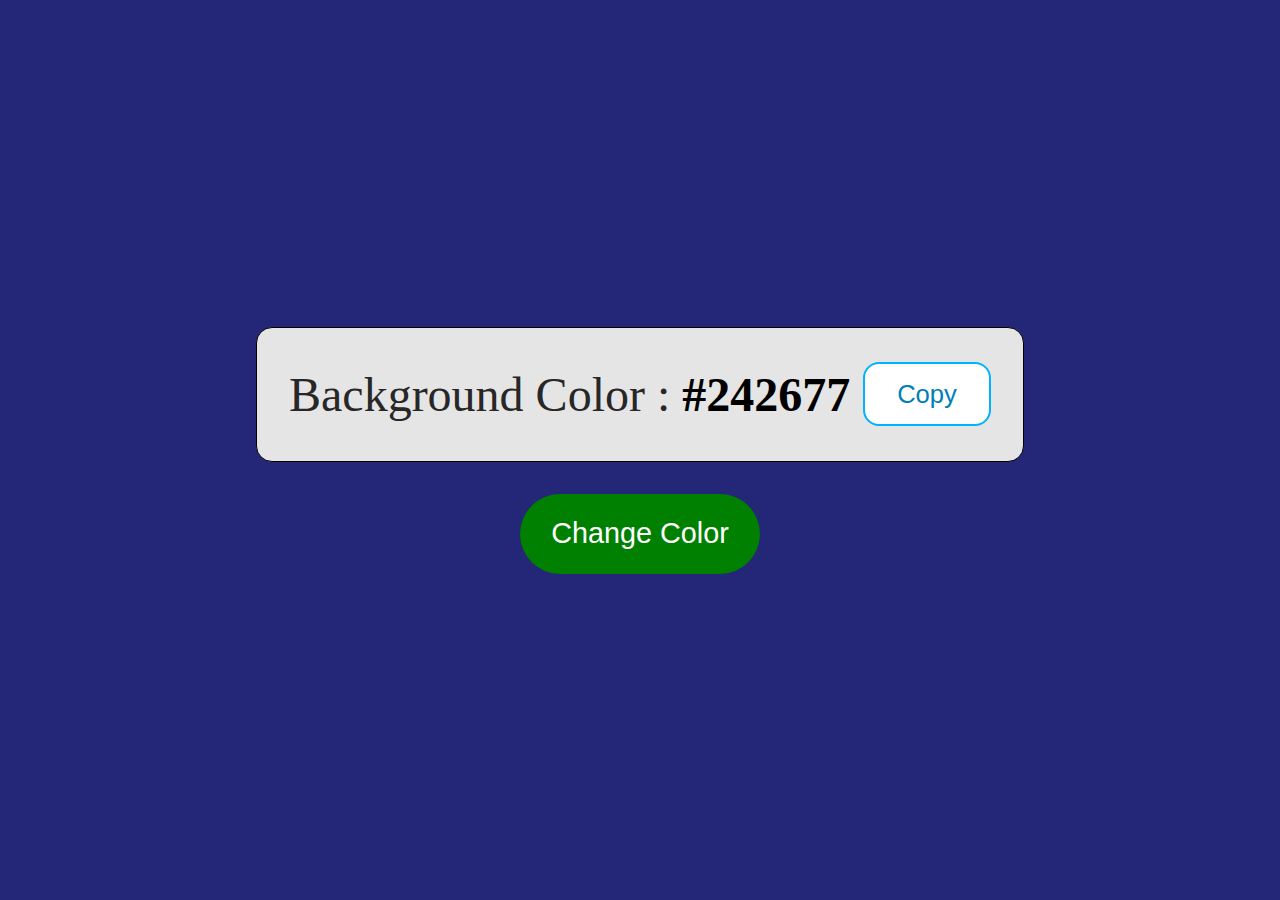
<file: projects/random_color/index.html>
<!DOCTYPE html>
<html lang="en">
  <head>
    <meta charset="UTF-8" />
    <meta name="viewport" content="width=device-width, initial-scale=1.0" />
    <title>BHY-JS-Random Color</title>
    <link rel="stylesheet" href="style.css" />
  </head>
  <body style="background-color: #242677">
    <div id="colorCodeMain">
      <span>Background Color : <span id="hex">#242677</span></span>
      <button id="copyBtn">Copy</button>
    </div>
    <button id="changeColorBtn">Change Color</button>

    <script src="script.js"></script>
  </body>
</html>
</file>
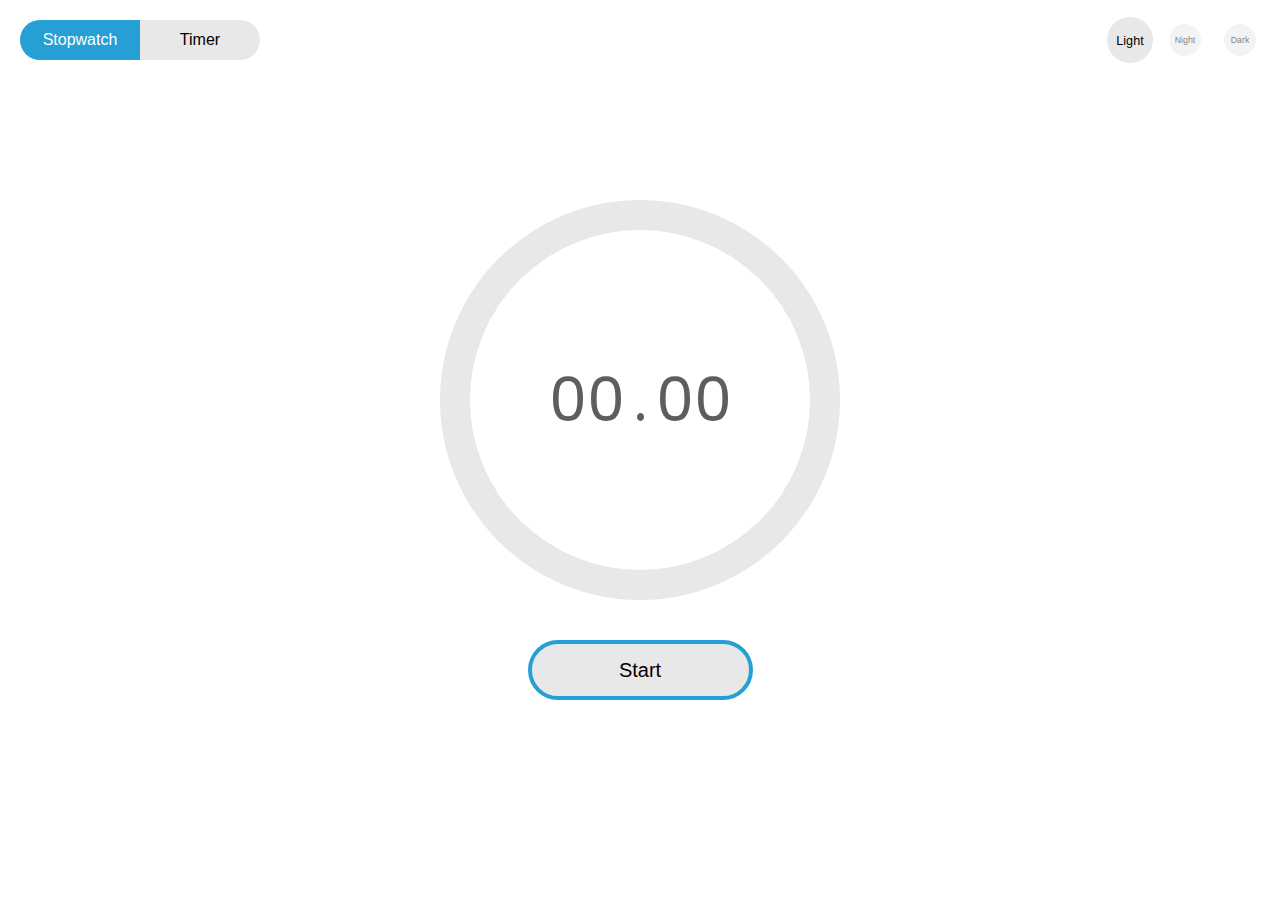
<file: projects/Timer_And_Stopwatch/index.html>
<!DOCTYPE html>
<html lang="en">
  <head>
    <meta charset="UTF-8" />
    <meta name="viewport" content="width=device-width, initial-scale=1.0" />
    <title>BHY-JS-Stopwatch and Timer</title>
    <!-- Font Awesome -->
    <link
      rel="stylesheet"
      href="https://cdnjs.cloudflare.com/ajax/libs/font-awesome/6.5.1/css/all.min.css"
      integrity="sha512-DTOQO9RWCH3ppGqcWaEA1BIZOC6xxalwEsw9c2QQeAIftl+Vegovlnee1c9QX4TctnWMn13TZye+giMm8e2LwA=="
      crossorigin="anonymous"
      referrerpolicy="no-referrer"
    />
    <!-- my main css file -->
    <link rel="stylesheet" href="css_files/main.css" />
  </head>
  <body>
    <nav id="navbar">
      <div id="selections">
        <button class="active_selection" id="s_stopwatch">Stopwatch</button>
        <button id="s_timer">Timer</button>
      </div>
      <div id="themes">
        <button class="theme active_theme" id="light">Light</button>
        <button class="theme" id="night">Night</button>
        <button class="theme" id="dark">Dark</button>
      </div>
    </nav>

    <div id="container">
      <div id="big_circle">
        <div id="counter_screen"></div>
        <div id="small_circle">
          <div>
            <span class="counter_text" id="counter_text_hour">00</span>
            <span id="hour_point">.</span>
            <span class="counter_text" id="counter_text_min">00</span>
            <span>.</span>
            <span class="counter_text" id="counter_text_ms">00</span>
          </div>
        </div>
      </div>
      <div id="buttons">
        <button id="start_btn" class="control_btn timer_btn">Start</button>
        <button id="remove_btn" class="control_btn">Remove</button>
      </div>
    </div>

    <div id="timerSelectionsMain">
      <div id="tsm_screen">
        <div id="timerSelectionsOptions">
          <div id="timerSelections">
            <!-- hour -->
            <div class="tm_main">
              <div class="tm">
                <button class="up active_tmBtn">
                  <i class="fa-solid fa-angle-up"></i>
                </button>
                <span class="tm_text hour">0</span>
                <button class="down">
                  <i class="fa-solid fa-angle-down"></i>
                </button>
              </div>
              <div class="tm">
                <button class="up active_tmBtn">
                  <i class="fa-solid fa-angle-up"></i>
                </button>
                <span class="tm_text hour">0</span>
                <button class="down">
                  <i class="fa-solid fa-angle-down"></i>
                </button>
              </div>

              <span class="tm_name">Hour</span>
            </div>

            <!-- minute -->
            <div class="tm_main">
              <div class="tm">
                <button class="up active_tmBtn">
                  <i class="fa-solid fa-angle-up"></i>
                </button>
                <span class="tm_text minute">0</span>
                <button class="down">
                  <i class="fa-solid fa-angle-down"></i>
                </button>
              </div>
              <div class="tm">
                <button class="up active_tmBtn">
                  <i class="fa-solid fa-angle-up"></i>
                </button>
                <span class="tm_text minute">0</span>
                <button class="down">
                  <i class="fa-solid fa-angle-down"></i>
                </button>
              </div>

              <span class="tm_name">Minute</span>
            </div>

            <!-- second -->
            <div class="tm_main">
              <div class="tm">
                <button class="up active_tmBtn">
                  <i class="fa-solid fa-angle-up"></i>
                </button>
                <span class="tm_text second">0</span>
                <button class="down">
                  <i class="fa-solid fa-angle-down"></i>
                </button>
              </div>
              <div class="tm">
                <button class="up active_tmBtn">
                  <i class="fa-solid fa-angle-up"></i>
                </button>
                <span class="tm_text second">0</span>
                <button class="down">
                  <i class="fa-solid fa-angle-down"></i>
                </button>
              </div>

              <span class="tm_name">Second</span>
            </div>
          </div>
        </div>
        <div id="tsm_btns">
          <button class="tsm_btn" id="tsm_removeBtn">Remove</button>
          <button class="tsm_btn" id="tsm_okBtn">Ok</button>
        </div>

        <!-- fast options -->
        <div class="fom" id="fast_options_main1">
          <button class="fob" id="1">1 min</button>
          <button class="fob" id="5">5 min</button>
          <button class="fob" id="10">10 min</button>
        </div>
        <div class="fom" id="fast_options_main2">
          <button class="fob" id="40">40 min</button>
          <button class="fob" id="60">60 min</button>
          <button class="fob" id="120">120 min</button>
        </div>
      </div>
    </div>

    <script src="js_files/main.js"></script>
  </body>
</html>
</file>
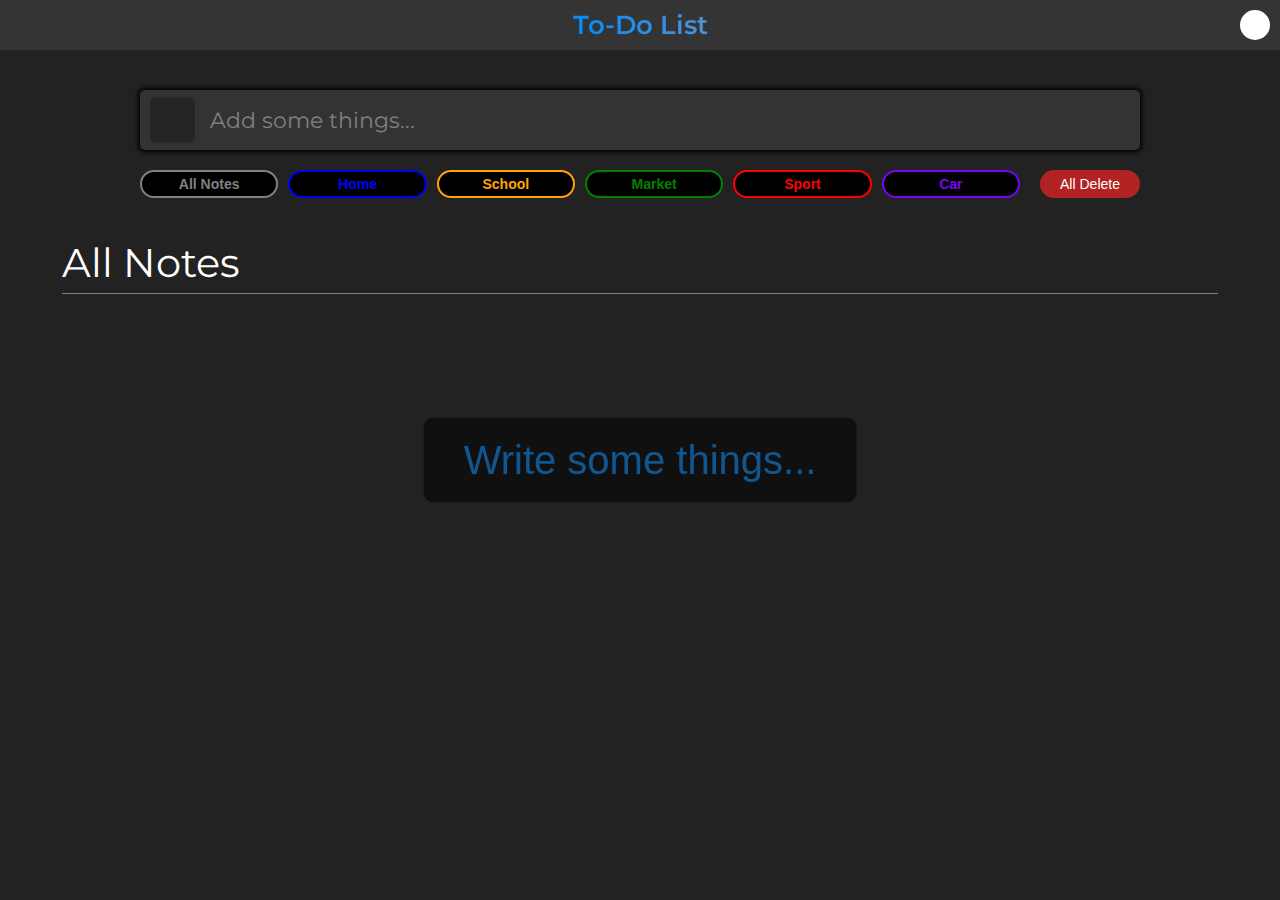
<file: projects/todo_list/index.html>
<!DOCTYPE html>
<html lang="en">
  <head>
    <meta charset="UTF-8" />
    <meta name="viewport" content="width=device-width, initial-scale=1.0" />
    <title>BHY-JS-ToDo List</title>
    <!-- font-awesome -->
    <link
      rel="stylesheet"
      href="https://cdnjs.cloudflare.com/ajax/libs/font-awesome/6.5.1/css/all.min.css"
      integrity="sha512-DTOQO9RWCH3ppGqcWaEA1BIZOC6xxalwEsw9c2QQeAIftl+Vegovlnee1c9QX4TctnWMn13TZye+giMm8e2LwA=="
      crossorigin="anonymous"
      referrerpolicy="no-referrer"
    />
    <link rel="stylesheet" href="./css/style.css" />
  </head>
  <body>
    <nav class="navbar">
      <div class="logo">To-Do List</div>
      <div class="modes">
        <button class="modeBtn dark">
          <i class="fa-solid fa-moon"></i>
          <!-- <i class="fa-solid fa-sun"></i> -->
        </button>
      </div>
    </nav>

    <div class="container">
      <div class="searchbar">
        <input type="text" id="search" required="required" />
        <span class="input_text">Add some things...</span>
        <i class="inputIcon fa-solid fa-magnifying-glass"></i>
        <div class="selectionMain">
          <p class="selectionTitle">Select Type</p>
          <div class="selectionTypes">
            <button class="selectionBtn home">Home</button>
            <button class="selectionBtn school">School</button>
            <button class="selectionBtn market">Market</button>
            <button class="selectionBtn sport">Sport</button>
            <button class="selectionBtn car">Car</button>
          </div>
        </div>
      </div>
      <div id="searchbarButtons">
        <div class="noteTypes">
          <button class="noteType defaultAll grey">All Notes</button>
          <button class="noteType home blue">Home</button>
          <button class="noteType school orange">School</button>
          <button class="noteType market green">Market</button>
          <button class="noteType sport red">Sport</button>
          <button class="noteType car purple">Car</button>
        </div>
        <button class="allDeleteBtn searchbarBtn">All Delete</button>
      </div>

      <header class="listTitle">All Notes</header>
      <div class="list"></div>
    </div>
    <button class="emptyPage">Write some things...</button>
    <script src="js/dark_light_mode.js"></script>
    <script src="js/script.js"></script>
    <script src="js/typeControl.js"></script>
  </body>
</html>
</file>
<file: projects/random_color/style.css>
*{
    margin: 0;
    padding: 0;
    box-sizing: border-box;
}

button{
    border: 0;
    outline: 0;
    cursor: pointer;
}

body{
    height: 100vh;
    display: flex;
    flex-direction: column;
    align-items: center;
    justify-content: center;
}

#colorCodeMain{
    width: 60vw;
    height: 15vh;
    border: 1px solid black;
    display: flex;
    align-items: center;
    justify-content: space-between;
    padding: 2rem;
    font-size: 3rem;
    border-radius: 1rem;
    background-color: rgb(229, 229, 229);
    margin-bottom: 2rem;
    color : rgb(39, 39, 39);
}

#hex{
    font-weight: 600;
    color: black;
}

#copyBtn{
    width: 8rem;
    height: 4rem;
    border: 2px solid rgb(0, 179, 255);
    font-size: 1.6rem;
    background-color: white;
    color: rgb(0, 127, 182);
    transition: 0.2s;
    border-radius: 1rem;
}

#copyBtn:hover{
    background-color: rgb(0, 179, 255);
    color: white;
}

#changeColorBtn{
    width: 15rem;
    height: 5rem;
    border-radius: 2.5rem;
    font-size: 1.8rem;
    background-color: green;
    color: white;
    transition: 0.2s;
}

#changeColorBtn:hover{
    background-color: rgb(4, 163, 4);
}
</file>
<file: projects/Timer_And_Stopwatch/css_files/main.css>
@import url('https://fonts.googleapis.com/css2?family=Poppins:ital,wght@0,100;0,200;0,300;0,400;0,600;0,700;0,800;0,900;1,100;1,200;1,300;1,400;1,500;1,600;1,700;1,800;1,900&family=Roboto:ital,wght@0,100;0,300;0,400;0,500;0,700;0,900;1,100;1,300;1,400;1,500;1,700;1,900&display=swap');
@import url(style.css);

*{
    margin: 0;
    padding: 0;
    box-sizing: border-box;
}

html{
    font-size: 10px;
    scroll-behavior: smooth;
    font-family: 'Poppins', sans-serif;
}

body{
    display: flex;
    align-items: center;
    justify-content: center;
    height: 100vh;
    width: 100%;
    background-color: var(--back);
    overflow: hidden;
}

button{
    background-color: transparent;
    outline: 0;
    border: 0;
    cursor: pointer;
}

a{
    text-decoration: none;
}

:root{
    --main : rgb(38, 160, 212);
    --wht : rgb(232, 232, 232);
    --linear : linear-gradient(45deg,rgb(65, 99, 184),rgb(16, 211, 255));
    --btnHoverBack : rgb(53, 110, 255);
    --btnHoverColor : white;
    --numberColor : rgb(94, 94, 94);
    --back : white;
}

.timer_mode{
    --main : rgb(242, 138, 47);
    --wht : rgb(232, 232, 232);
    --linear : linear-gradient(45deg,rgb(212, 96, 38),rgb(212, 119, 38));
    --btnHoverBack : rgb(244, 122, 17);
    --btnHoverColor : white;
    --numberColor : rgb(94, 94, 94);
    --back : white;
    --text : black;
}

.dark_mode{
    --wht : rgb(71, 71, 71);
    --btnHoverColor : white;
    --numberColor : rgb(225, 225, 225);
    --back : rgb(31, 31, 31);
    --text : rgb(255, 255, 255);
}

.night_mode{
    --wht : rgb(62, 33, 124);
    --btnHoverColor : white;
    --numberColor : rgb(225, 225, 225);
    --back : rgb(13, 4, 27);
    --text : white;
}
</file>
<file: projects/todo_list/css/style.css>
@import url("https://fonts.googleapis.com/css2?family=Montserrat:ital,wght@0,100;0,200;0,300;0,400;0,500;0,600;0,700;0,800;0,900;1,100;1,200;1,300;1,400;1,500;1,600;1,700;1,800;1,900&display=swap");
@import url(container.css);
* {
  margin: 0;
  padding: 0;
  box-sizing: border-box;
}

:root {
  --back: #222;
  --color: white;
  --main: rgb(0, 140, 255);
}
.light {
  --back: white;
  --color: #222;
  --main: rgb(0, 140, 255);
}

html {
  font-size: 10px;
  font-family: "Montserrat", sans-serif;
  background: var(--back);
}

body {
  position: relative;
}

input {
  border: 0;
  outline: 0;
}

button {
  outline: 0;
  border: 0;
  cursor: pointer;
}

.navbar {
  height: 5rem;
  background-color: rgba(255, 255, 255, 0.082);
  display: flex;
  align-items: center;
  justify-content: center;
  position: relative;
}

.logo {
  font-size: 2.6rem;
  font-weight: 600;
  background: linear-gradient(to left, rgb(77, 146, 211), rgb(0, 140, 255));
  background-clip: text;
  color: transparent;
}

.modes {
  position: absolute;
  right: 1rem;
  width: 3rem;
  height: 3rem;
  border-radius: 50%;
}

.modes > button {
  width: 100%;
  height: 100%;
  display: flex;
  align-items: center;
  justify-content: center;
  font-size: 1.6rem;
  border-radius: 50%;
  overflow: hidden;
  background-color: var(--color);
  color: var(--back);
  transition: 0.2s;
}

.modes > button:hover {
  opacity: 80%;
}
</file>
